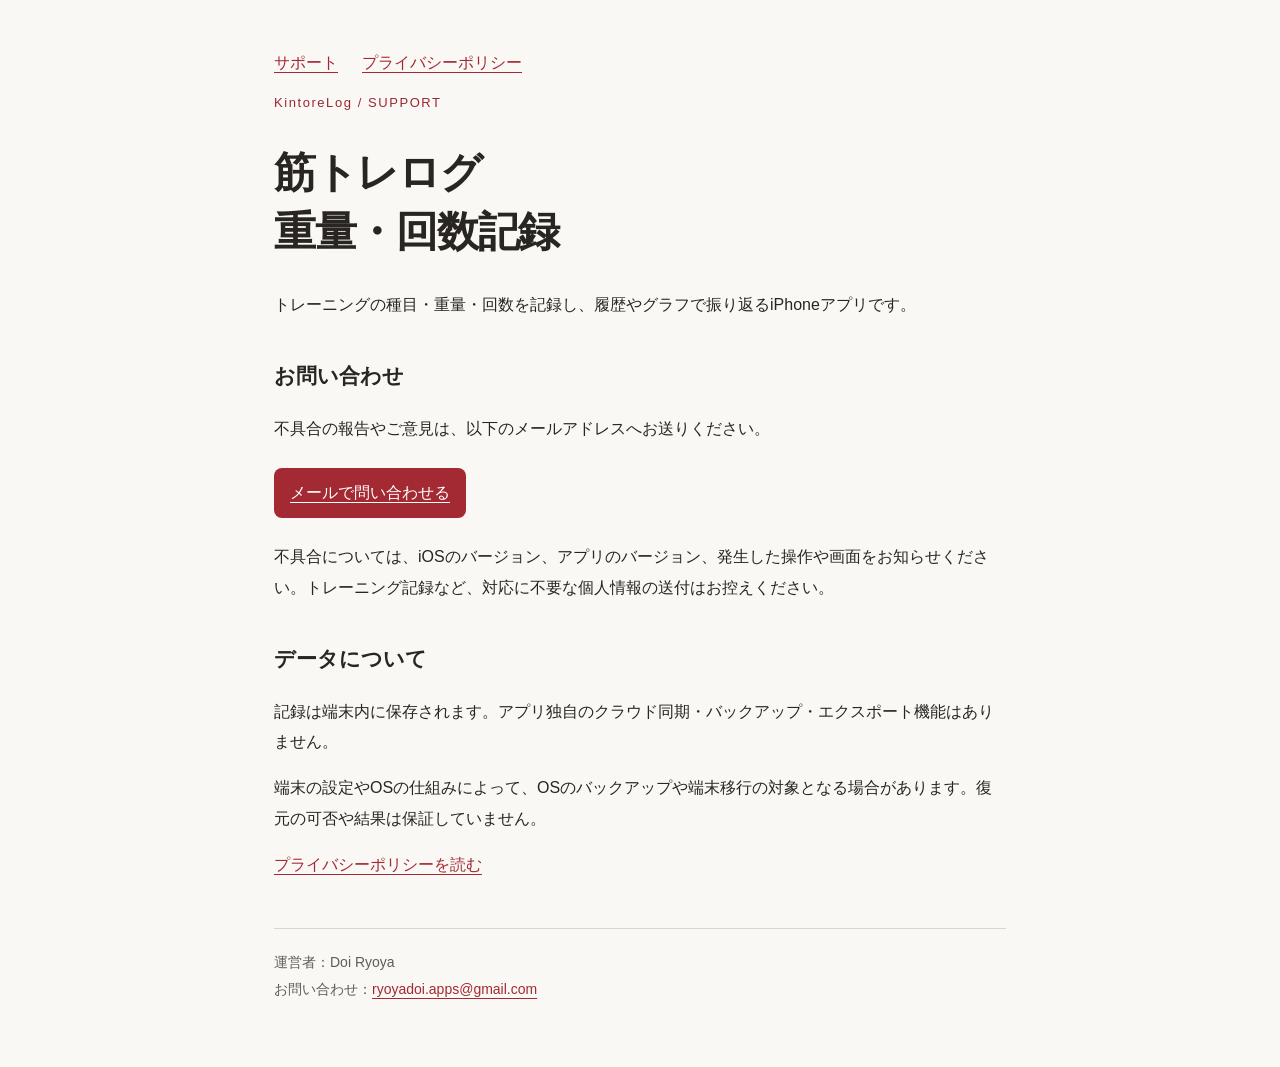
<file: index.html>
<!doctype html><html lang="ja"><head><meta charset="utf-8"><meta name="viewport" content="width=device-width, initial-scale=1"><title>サポート | 筋トレログ</title><link rel="stylesheet" href="style.css"></head><body><main><nav aria-label="ページ"><a href="index.html">サポート</a><a href="privacy.html">プライバシーポリシー</a></nav><p class="label">KintoreLog / SUPPORT</p><h1>筋トレログ<br>重量・回数記録</h1><p>トレーニングの種目・重量・回数を記録し、履歴やグラフで振り返るiPhoneアプリです。</p><h2>お問い合わせ</h2><p>不具合の報告やご意見は、以下のメールアドレスへお送りください。</p><a class="contact" href="mailto:ryoyadoi.apps@gmail.com">メールで問い合わせる</a><p>不具合については、iOSのバージョン、アプリのバージョン、発生した操作や画面をお知らせください。トレーニング記録など、対応に不要な個人情報の送付はお控えください。</p><h2>データについて</h2><p>記録は端末内に保存されます。アプリ独自のクラウド同期・バックアップ・エクスポート機能はありません。</p><p>端末の設定やOSの仕組みによって、OSのバックアップや端末移行の対象となる場合があります。復元の可否や結果は保証していません。</p><p><a href="privacy.html">プライバシーポリシーを読む</a></p><footer>運営者：Doi Ryoya<br>お問い合わせ：<a href="mailto:ryoyadoi.apps@gmail.com">ryoyadoi.apps@gmail.com</a></footer></main></body></html>
</file>
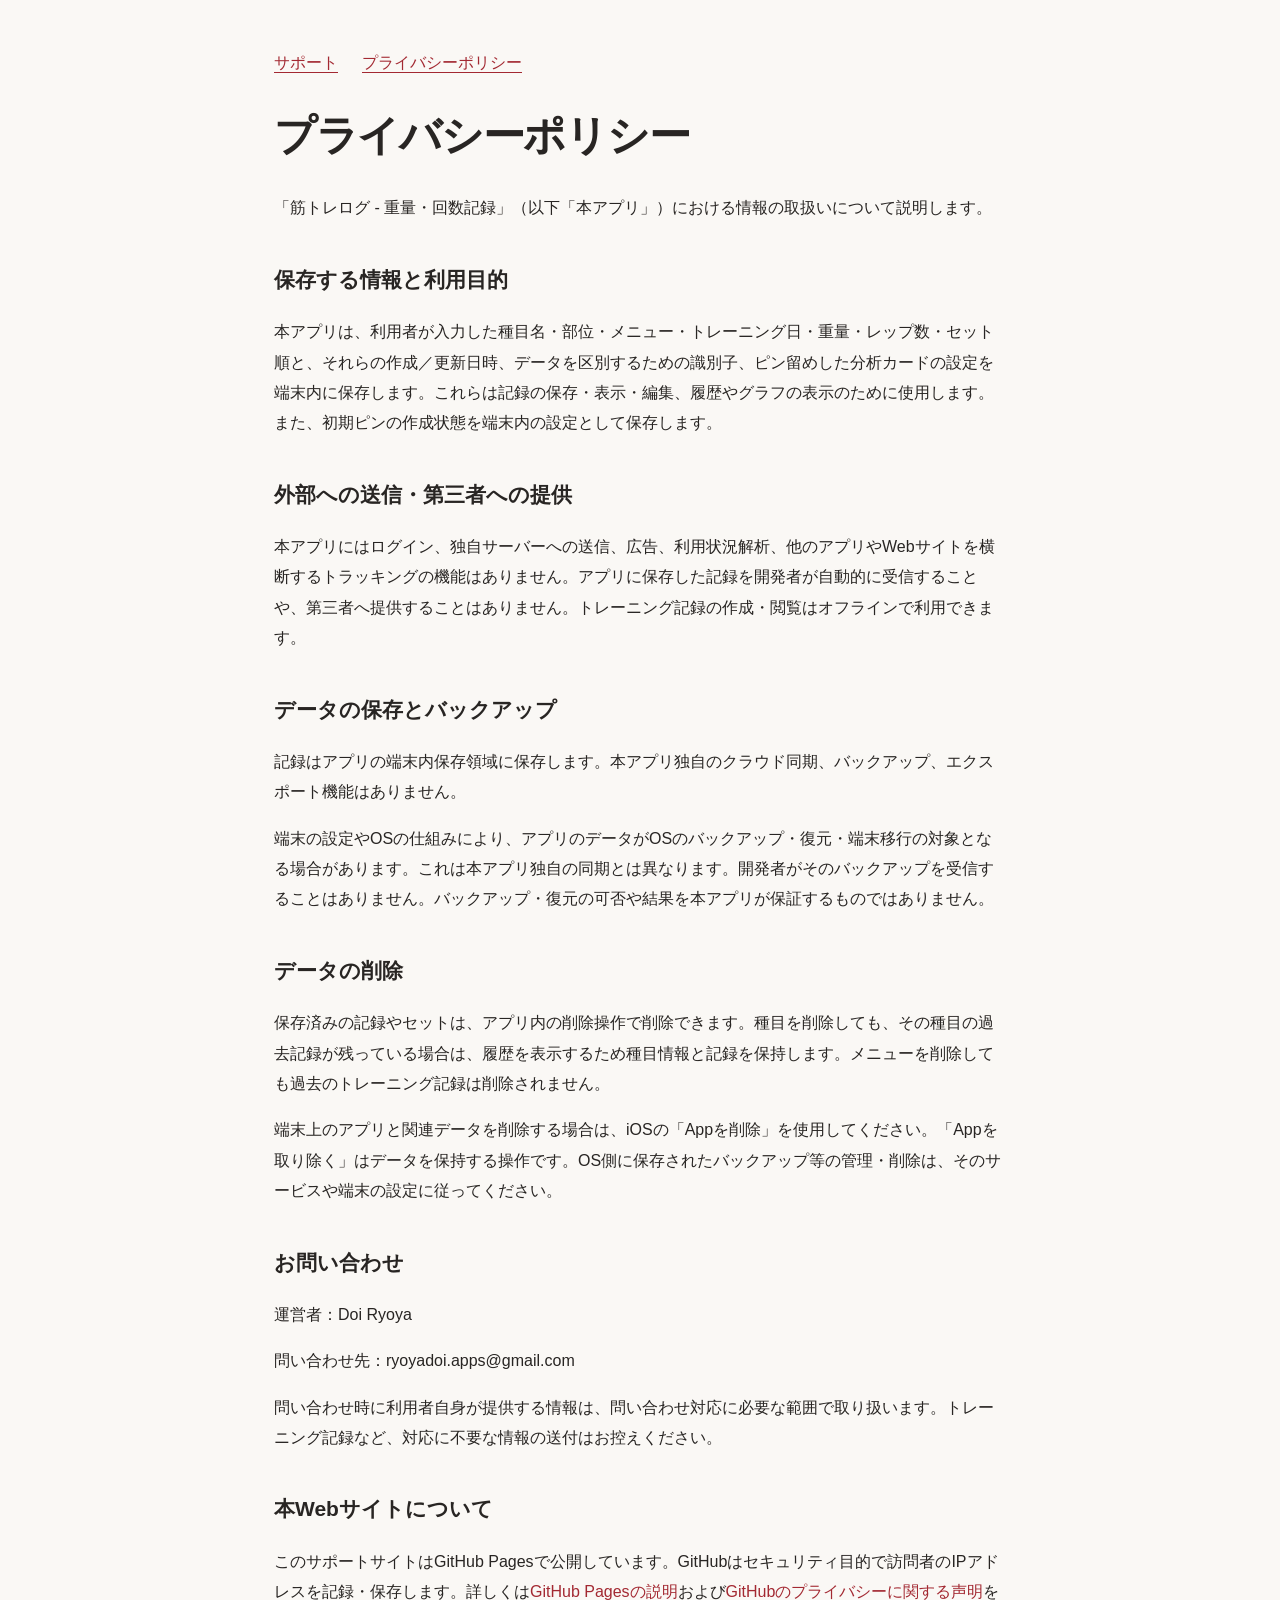
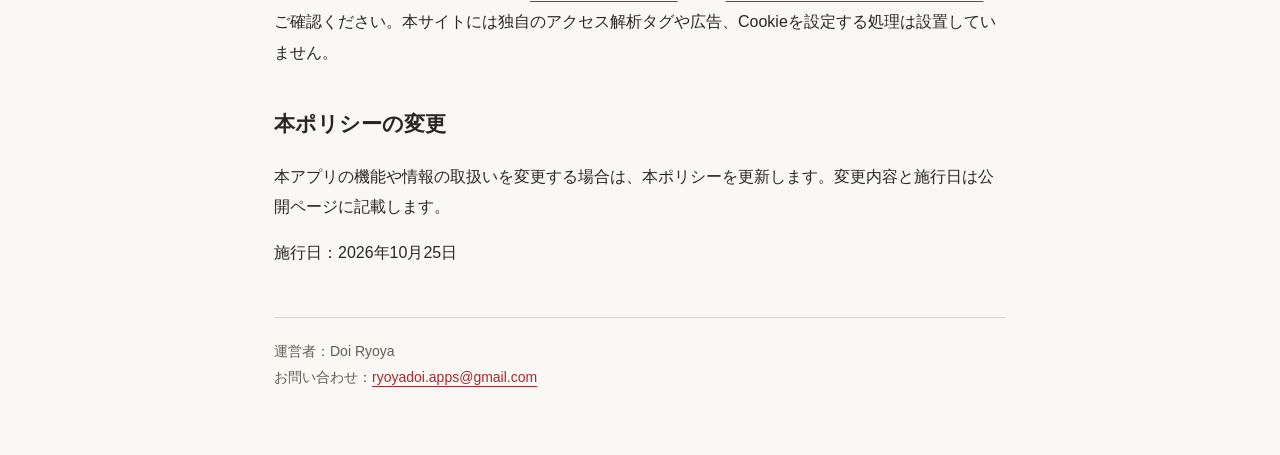
<file: privacy.html>
<!doctype html><html lang="ja"><head><meta charset="utf-8"><meta name="viewport" content="width=device-width, initial-scale=1"><title>プライバシーポリシー | 筋トレログ</title><link rel="stylesheet" href="style.css"></head><body><main><nav aria-label="ページ"><a href="index.html">サポート</a><a href="privacy.html">プライバシーポリシー</a></nav><h1>プライバシーポリシー</h1><p>「筋トレログ - 重量・回数記録」（以下「本アプリ」）における情報の取扱いについて説明します。</p><h2>保存する情報と利用目的</h2><p>本アプリは、利用者が入力した種目名・部位・メニュー・トレーニング日・重量・レップ数・セット順と、それらの作成／更新日時、データを区別するための識別子、ピン留めした分析カードの設定を端末内に保存します。これらは記録の保存・表示・編集、履歴やグラフの表示のために使用します。また、初期ピンの作成状態を端末内の設定として保存します。</p><h2>外部への送信・第三者への提供</h2><p>本アプリにはログイン、独自サーバーへの送信、広告、利用状況解析、他のアプリやWebサイトを横断するトラッキングの機能はありません。アプリに保存した記録を開発者が自動的に受信することや、第三者へ提供することはありません。トレーニング記録の作成・閲覧はオフラインで利用できます。</p><h2>データの保存とバックアップ</h2><p>記録はアプリの端末内保存領域に保存します。本アプリ独自のクラウド同期、バックアップ、エクスポート機能はありません。</p><p>端末の設定やOSの仕組みにより、アプリのデータがOSのバックアップ・復元・端末移行の対象となる場合があります。これは本アプリ独自の同期とは異なります。開発者がそのバックアップを受信することはありません。バックアップ・復元の可否や結果を本アプリが保証するものではありません。</p><h2>データの削除</h2><p>保存済みの記録やセットは、アプリ内の削除操作で削除できます。種目を削除しても、その種目の過去記録が残っている場合は、履歴を表示するため種目情報と記録を保持します。メニューを削除しても過去のトレーニング記録は削除されません。</p><p>端末上のアプリと関連データを削除する場合は、iOSの「Appを削除」を使用してください。「Appを取り除く」はデータを保持する操作です。OS側に保存されたバックアップ等の管理・削除は、そのサービスや端末の設定に従ってください。</p><h2>お問い合わせ</h2><p>運営者：Doi Ryoya</p><p>問い合わせ先：ryoyadoi.apps@gmail.com</p><p>問い合わせ時に利用者自身が提供する情報は、問い合わせ対応に必要な範囲で取り扱います。トレーニング記録など、対応に不要な情報の送付はお控えください。</p><h2>本Webサイトについて</h2><p>このサポートサイトはGitHub Pagesで公開しています。GitHubはセキュリティ目的で訪問者のIPアドレスを記録・保存します。詳しくは<a href="https://docs.github.com/en/pages/getting-started-with-github-pages/what-is-github-pages#data-collection">GitHub Pagesの説明</a>および<a href="https://docs.github.com/en/site-policy/privacy-policies/github-general-privacy-statement">GitHubのプライバシーに関する声明</a>をご確認ください。本サイトには独自のアクセス解析タグや広告、Cookieを設定する処理は設置していません。</p><h2>本ポリシーの変更</h2><p>本アプリの機能や情報の取扱いを変更する場合は、本ポリシーを更新します。変更内容と施行日は公開ページに記載します。</p><p>施行日：2026年10月25日</p><footer>運営者：Doi Ryoya<br>お問い合わせ：<a href="mailto:ryoyadoi.apps@gmail.com">ryoyadoi.apps@gmail.com</a></footer></main></body></html>
</file>
<file: style.css>
*{box-sizing:border-box}body{margin:0;font-family:-apple-system,BlinkMacSystemFont,"Hiragino Sans",sans-serif;color:#282523;background:#faf8f5;line-height:1.9}main{max-width:780px;margin:auto;padding:48px 24px 64px}nav{display:flex;gap:24px;flex-wrap:wrap}a{color:#a32932;text-underline-offset:4px}h1{font-size:clamp(28px,5vw,42px);line-height:1.4;letter-spacing:-.03em}h2{font-size:21px;margin-top:36px}p{overflow-wrap:anywhere}.label{font-size:13px;color:#9b2733;letter-spacing:.12em}.notice{padding:14px 18px;background:#f5e9df;border-left:3px solid #b87547}footer{border-top:1px solid #ddd5cc;margin-top:48px;padding-top:20px;font-size:14px;color:#625b55}.contact{display:inline-block;padding:10px 16px;background:#a32932;color:white;border-radius:8px;margin:8px 0}
</file>
